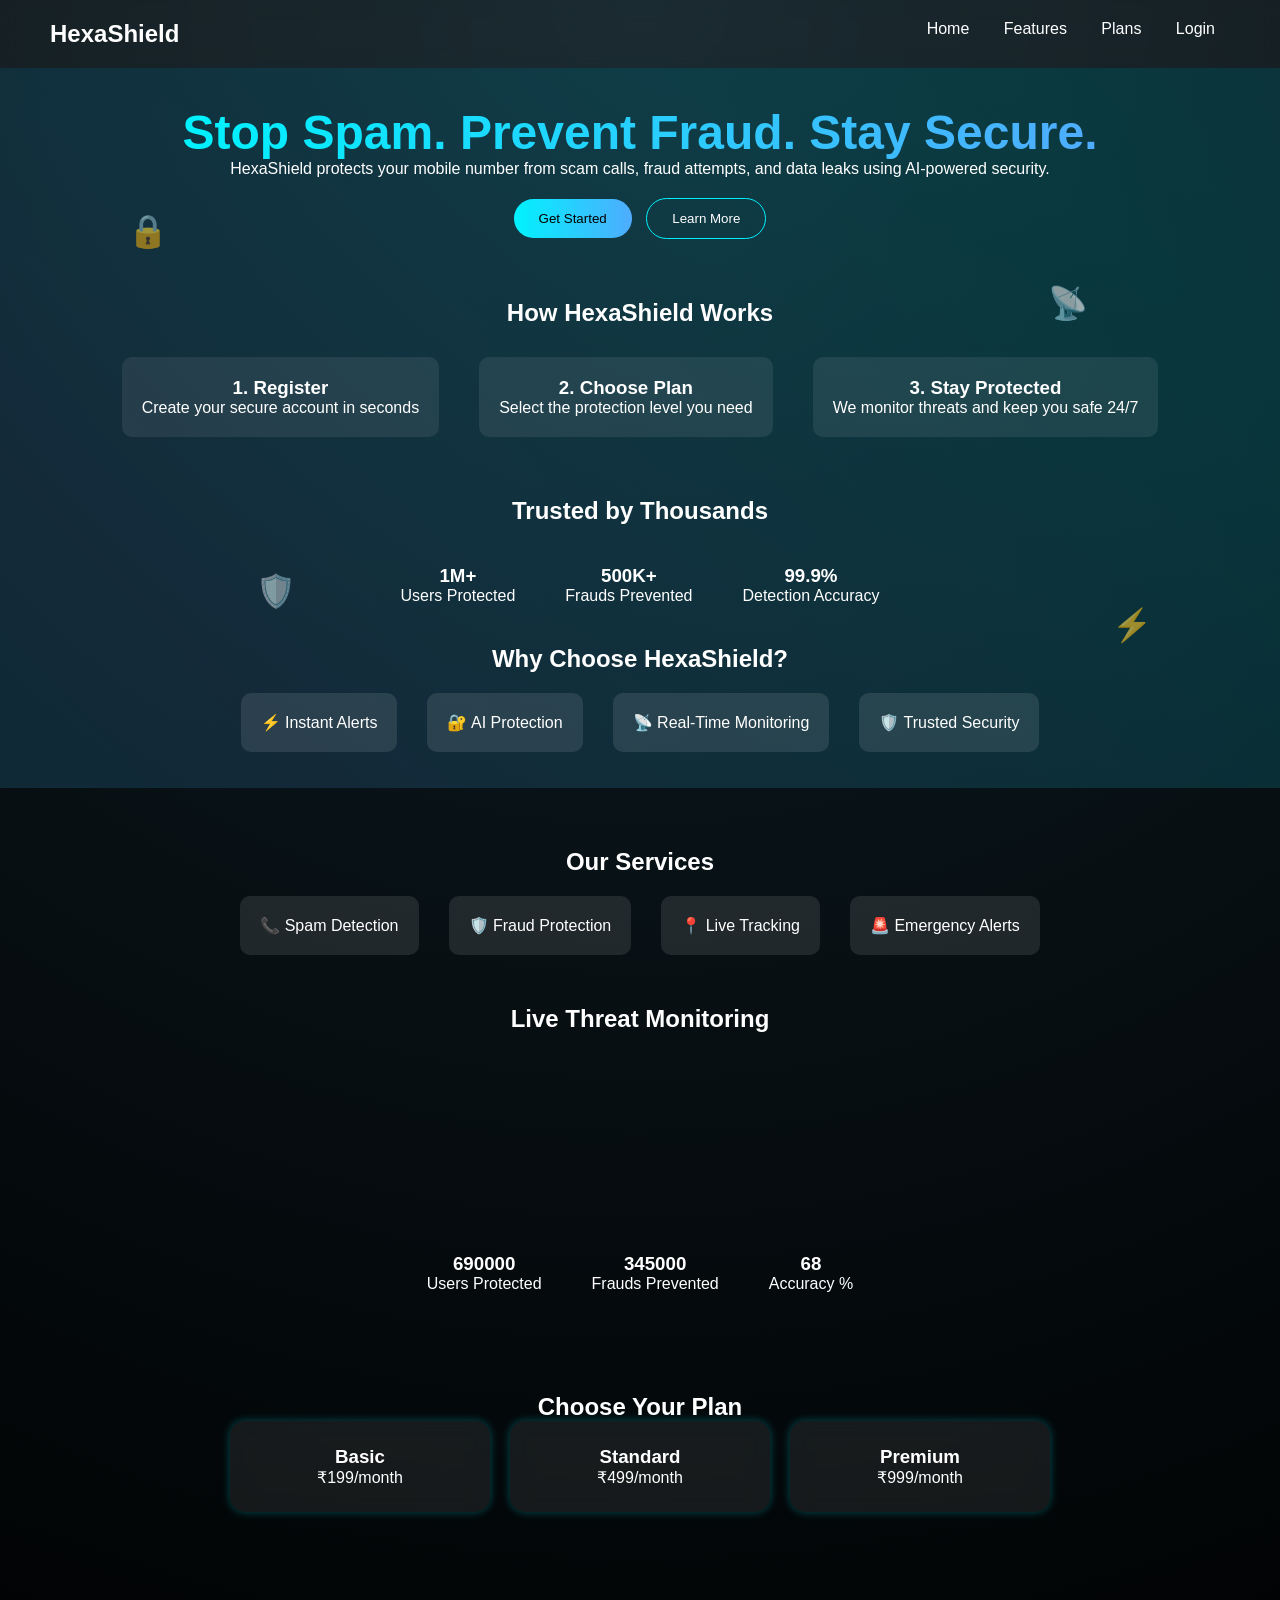
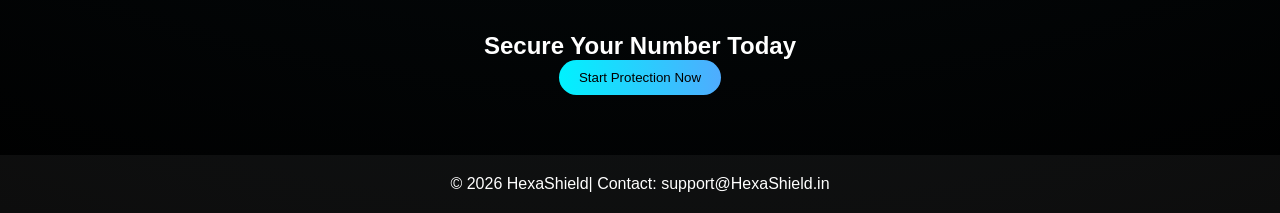
<file: index.html>
<!DOCTYPE html>
<html lang="en">
<head>
  <meta charset="UTF-8">
  <title>INSA</title>
  <link rel="stylesheet" href="styles.css">
</head>
<body>
  
<div id="loader">
  <h1>HexaShield Initializing...</h1>
</div>

<header class="navbar">
  <h2>HexaShield</h2>
  <nav>
    <a href="#">Home</a>
    <a href="#features">Features</a>
    <a href="#plans">Plans</a>
    <a href="login.html">Login</a>
  </nav>
</header>

<section class="hero">

  <div class="hero-content">
    <h1 class="glow-text">Stop Spam. Prevent Fraud. Stay Secure.</h1>

<p>
HexaShield protects your mobile number from scam calls, fraud attempts, and data leaks using AI-powered security.
</p>

    <div class="hero-buttons">
      <button onclick="startNow()" class="primary-btn">Get Started</button>
      <button onclick="scrollToFeatures()" class="secondary-btn">Learn More</button>
    </div>
  </div>
  <section class="how">
  <h2>How HexaShield Works</h2>

  <div class="steps">
    <div>
      <h3>1. Register</h3>
      <p>Create your secure account in seconds</p>
    </div>

    <div>
      <h3>2. Choose Plan</h3>
      <p>Select the protection level you need</p>
    </div>

    <div>
      <h3>3. Stay Protected</h3>
      <p>We monitor threats and keep you safe 24/7</p>
    </div>
  </div>
</section>
<section class="trust">
  <h2>Trusted by Thousands</h2>

  <div class="stats">
    <div><h3>1M+</h3><p>Users Protected</p></div>
    <div><h3>500K+</h3><p>Frauds Prevented</p></div>
    <div><h3>99.9%</h3><p>Detection Accuracy</p></div>
  </div>
  <section class="why">
  <h2>Why Choose HexaShield?</h2>

  <div class="feature-box">
    <div>⚡ Instant Alerts</div>
    <div>🔐 AI Protection</div>
    <div>📡 Real-Time Monitoring</div>
    <div>🛡️ Trusted Security</div>
  </div>
</section>
</section>

  <!-- Floating Elements -->
  <div class="floating-icons">
    <span>🔒</span>
    <span>🛡️</span>
    <span>📡</span>
    <span>⚡</span>
  </div>

</section>

<!-- FEATURES -->
<section id="features" class="features">
  <h2>Our Services</h2>

  <div class="feature-box">
  <div onclick="showService('spam')">📞 Spam Detection</div>
  <div onclick="showService('fraud')">🛡️ Fraud Protection</div>
  <div onclick="showService('tracking')">📍 Live Tracking</div>
  <div onclick="showService('alert')">🚨 Emergency Alerts</div>
</div>



<section class="threat">
  <h2>Live Threat Monitoring</h2>
  <div id="threatBox"></div>
</section>

<!-- Add this below -->
<div id="serviceInfo" class="service-info"></div>
</section>

<!-- STATS -->
<div class="stats">
  <div><h3 class="counter" data-target="1000000">0</h3><p>Users Protected</p></div>
  <div><h3 class="counter" data-target="500000">0</h3><p>Frauds Prevented</p></div>
  <div><h3 class="counter" data-target="99">0</h3><p>Accuracy %</p></div>
</div>


<!-- PLANS -->
<section id="plans">
  <h2>Choose Your Plan</h2>

  <div class="plans">
    <div class="plan-card" onclick="selectPlan(this,'Basic')">
      <h3>Basic</h3>
      <p>₹199/month</p>
    </div>

    <div class="plan-card" onclick="selectPlan(this,'Standard')">
      <h3>Standard</h3>
      <p>₹499/month</p>
    </div>

    <div class="plan-card" onclick="selectPlan(this,'Premium')">
      <h3>Premium</h3>
      <p>₹999/month</p>
    </div>
  </div>
</section>

<!-- CTA -->
<section class="cta">
  <h2>Secure Your Number Today</h2>
  <button onclick="startNow()">Start Protection Now</button>
</section>

<footer>
  <p>© 2026 HexaShield| Contact: support@HexaShield.in</p>
</footer>

<script src="script.js"></script>
</body>
</html>
</file>
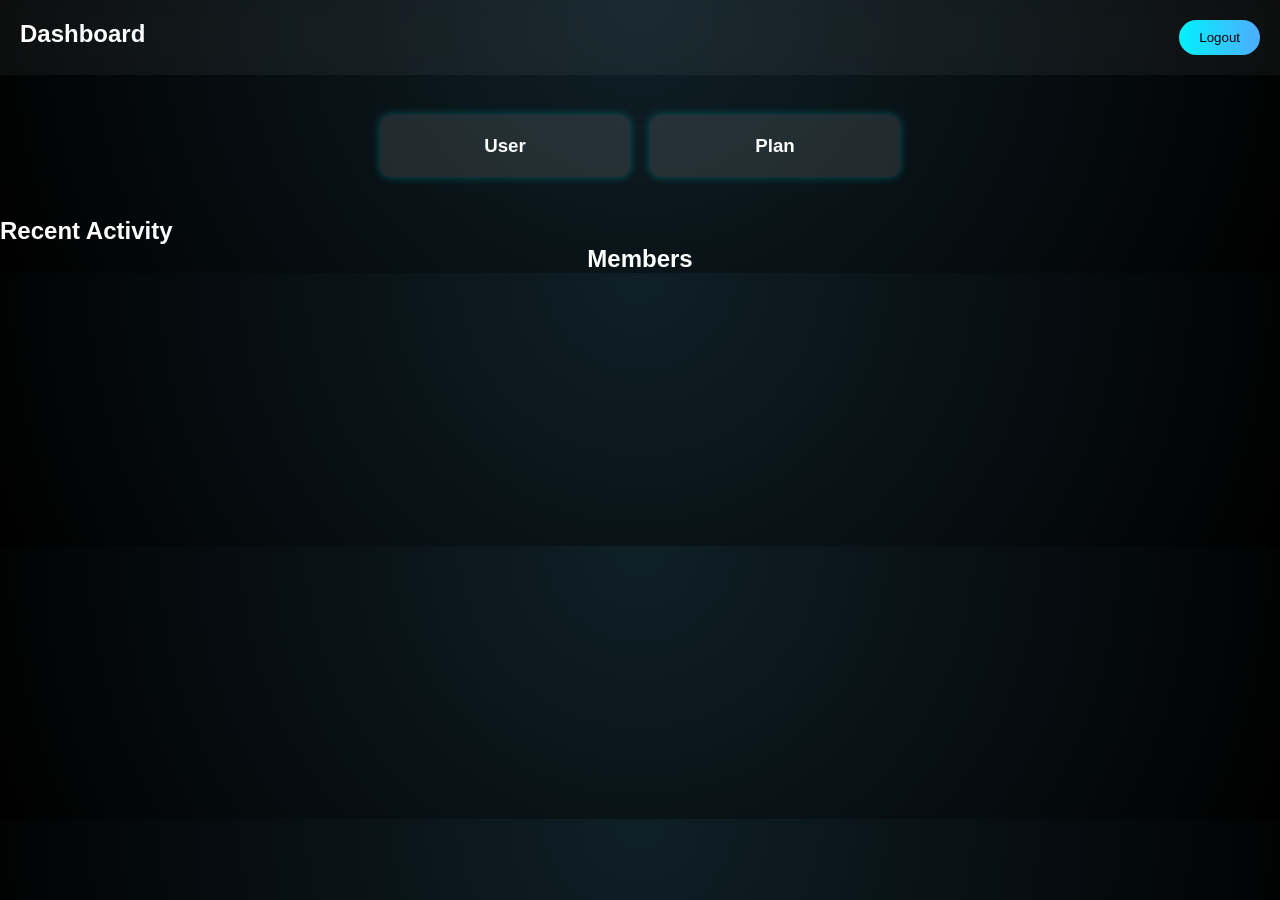
<file: dashboard.html>
<!DOCTYPE html>
<html>
<head>
  <title>Dashboard</title>
  <link rel="stylesheet" href="styles.css">
</head>
<body onload="loadDashboard()">

<header>
  <h2>Dashboard</h2>
  <button onclick="logout()">Logout</button>
</header>

<div class="dashboard">
  <div class="card">
    <h3>User</h3>
    <p id="userName"></p>
  </div>

  <div class="card">
    <h3>Plan</h3>
    <p id="userPlan"></p>
  </div>
</div>
<section class="activity">
  <h2>Recent Activity</h2>
  <div id="activityLog"></div>
</section>

<h2 style="text-align:center">Members</h2>
<div id="members"></div>


<script src="script.js"></script>
</body>
</html>
</file>
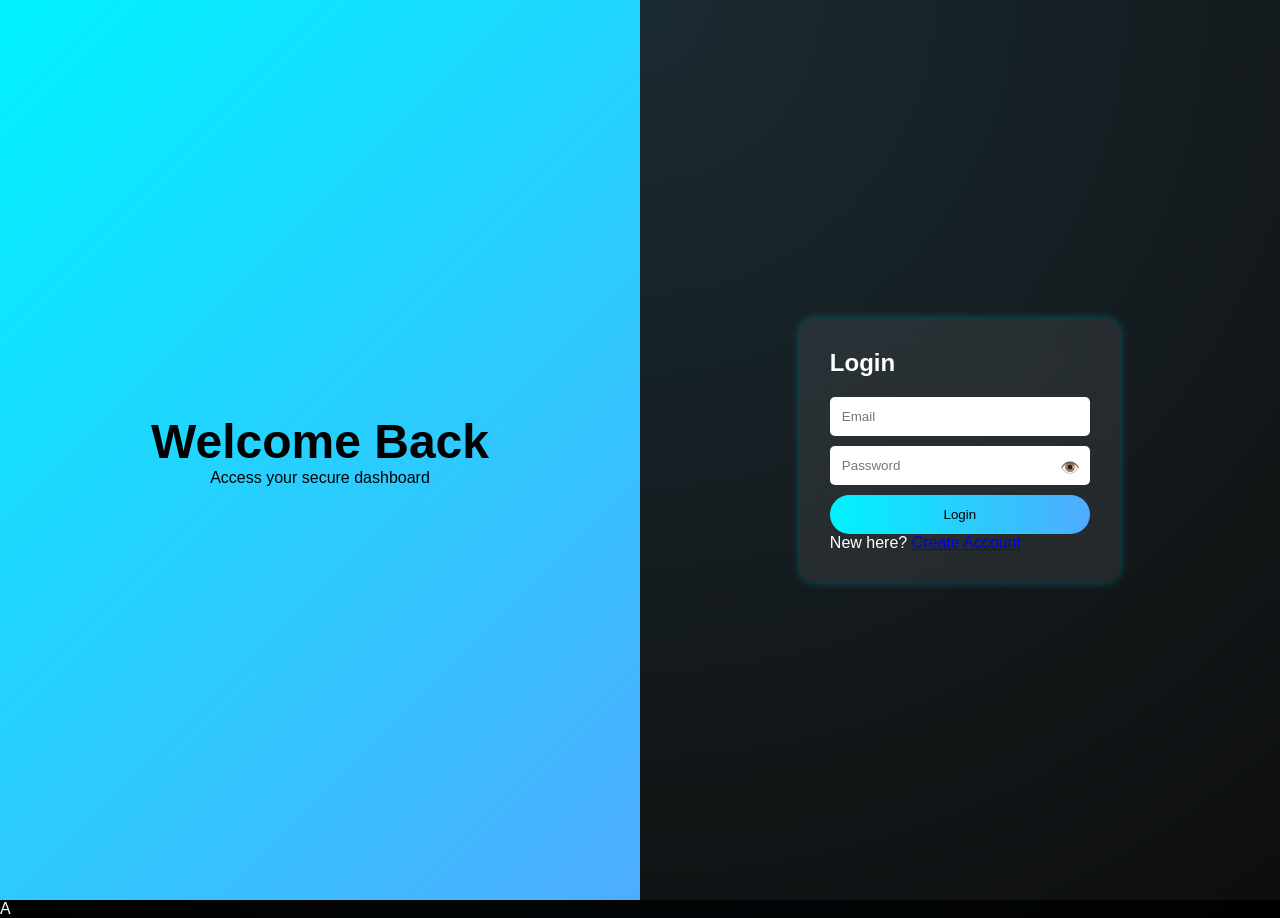
<file: login.html>
<!DOCTYPE html>
<html lang="en">
<head>
  <meta charset="UTF-8">
  <title>Login - INSA</title>
  <link rel="stylesheet" href="styles.css">
</head>
<body>

<div class="auth-wrapper">

  <div class="auth-left">
    <h1>Welcome Back</h1>
    <p>Access your secure dashboard</p>
  </div>

  <div class="auth-right">
    <form class="auth-form" onsubmit="login(event)">
      <h2>Login</h2>

      <input type="email" id="loginEmail" placeholder="Email" required>

      <div class="password-box">
        <input type="password" id="loginPassword" placeholder="Password" required>
        <span onclick="togglePassword('loginPassword')">👁️</span>
      </div>

      <button>Login</button>

      <p>New here? <a href="register.html">Create Account</a></p>
    </form>
  </div>

</div>

<script src="script.js">
</script>
</body>
</html>A
</file>
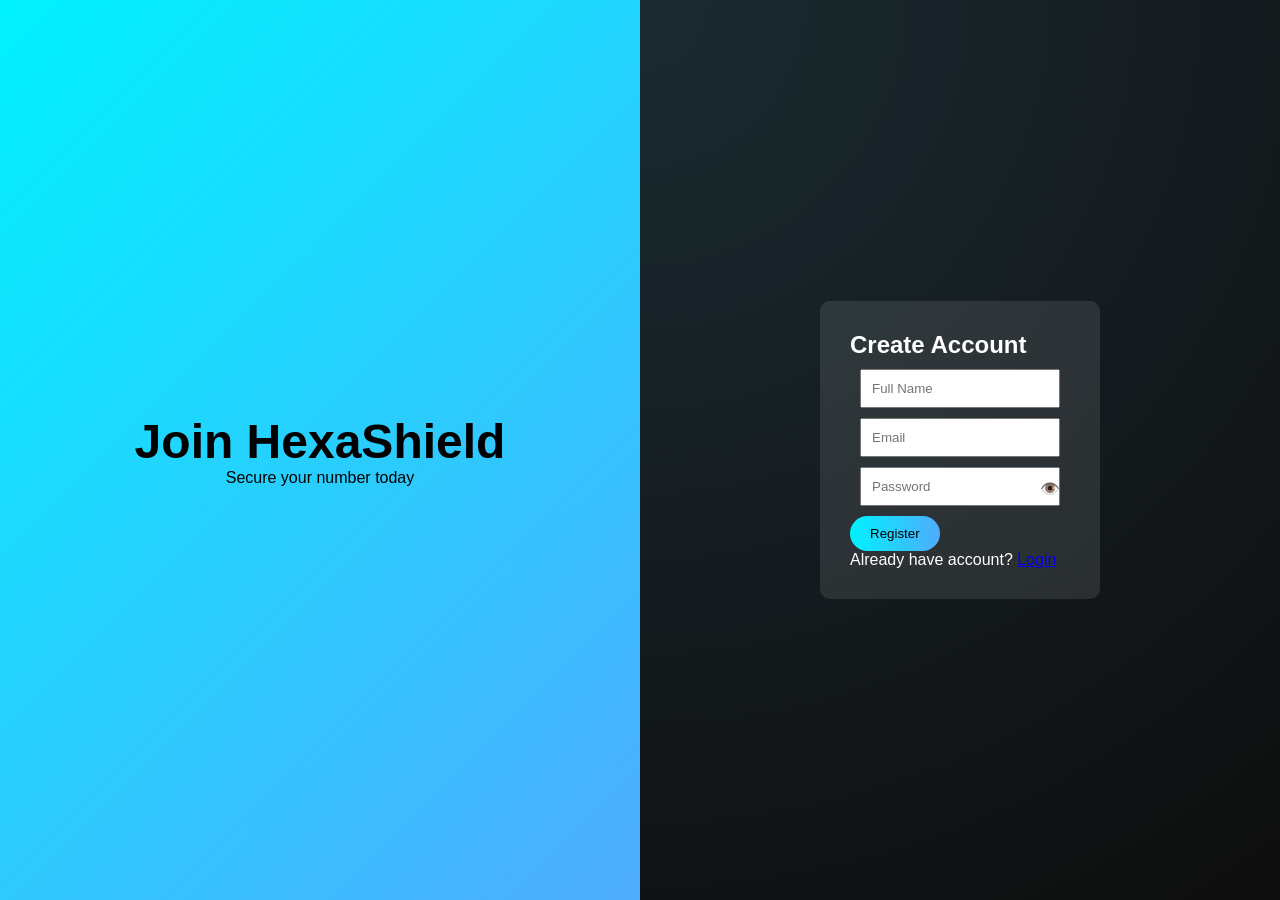
<file: register.html>
<!DOCTYPE html>
<html lang="en">
<head>
  <meta charset="UTF-8">
  <title>Register - INSA</title>
  <link rel="stylesheet" href="styles.css">
</head>
<body>

<div class="auth-wrapper">

  <div class="auth-left">
    <h1>Join HexaShield</h1>
    <p>Secure your number today</p>
    <p id="selectedPlanText"></p>
  </div>

  <div class="auth-right">
    <form onsubmit="register(event)">
      <h2>Create Account</h2>

      <input type="text" id="name" placeholder="Full Name" required>
      <input type="email" id="email" placeholder="Email" required>

      <div class="password-box">
        <input type="password" id="password" placeholder="Password" required>
        <span onclick="togglePassword('password')">👁️</span>
      </div>

      <button>Register</button>
      

      <p>Already have account? <a href="login.html">Login</a></p>
    </form>
  </div>

</div>

<script src="script.js"></script>
</body>
</html>
</file>
<file: styles.css>
* {
  margin:0;
  padding:0;
  box-sizing:border-box;
  font-family:'Poppins',sans-serif;
}

body {
  background: linear-gradient(135deg,#0f2027,#203a43,#2c5364);
  color:white;
  overflow-x:hidden;
}

/* HEADER */
header {
  display:flex;
  justify-content:space-between;
  padding:20px 40px;
  background:rgba(255,255,255,0.05);
  backdrop-filter:blur(10px);
}
/* NAVBAR */
.navbar {
  display:flex;
  justify-content:space-between;
  padding:20px 50px;
  backdrop-filter:blur(10px);
  background:rgba(255,255,255,0.05);
}

.logo {
  font-weight:bold;
  letter-spacing:2px;
}

nav a {
  margin:0 15px;
  text-decoration:none;
  color:white;
  position:relative;
}

nav a::after {
  content:'';
  width:0%;
  height:2px;
  background:#00f2fe;
  position:absolute;
  bottom:-5px;
  left:0;
  transition:0.3s;
}

nav a:hover::after {
  width:100%;
}

nav a:hover::after {
  width:100%;
}

/* HERO UPGRADE */
.hero {
  height: 100vh;
  display: flex;
  justify-content: center;
  align-items: center;
  text-align: center;
  position: relative;
  overflow: hidden;
}

/* Animated Background Gradient */
.hero::before {
  content: "";
  position: absolute;
  width: 200%;
  height: 200%;
  background: linear-gradient(45deg,#00f2fe,#4facfe,#00f2fe,#4facfe);
  animation: gradientMove 8s infinite linear;
  z-index: -1;
  opacity: 0.15;
}

@keyframes gradientMove {
  0% { transform: translate(0,0); }
  50% { transform: translate(-25%,-25%); }
  100% { transform: translate(0,0); }
}

/* TEXT GLOW */
.glow-text {
  font-size: 3rem;
  background: linear-gradient(90deg,#00f2fe,#4facfe);
  -webkit-background-clip: text;
  -webkit-text-fill-color: transparent;
  animation: glow 2s infinite alternate;
}

@keyframes glow {
  from { text-shadow: 0 0 10px #00f2fe; }
  to { text-shadow: 0 0 25px #4facfe; }
}

/* BUTTONS */
.hero-buttons {
  margin-top: 20px;
}

.primary-btn {
  padding: 12px 25px;
  border: none;
  border-radius: 30px;
  background: linear-gradient(90deg,#00f2fe,#4facfe);
  cursor: pointer;
  margin-right: 10px;
  transition: 0.3s;
}

.primary-btn:hover {
  transform: scale(1.1);
  box-shadow: 0 0 20px #00f2fe;
}

.secondary-btn {
  padding: 12px 25px;
  border-radius: 30px;
  border: 1px solid #00f2fe;
  background: transparent;
  color: white;
  cursor: pointer;
}

/* FLOATING ICONS */
.floating-icons span {
  position: absolute;
  font-size: 2rem;
  opacity: 0.6;
  animation: float 6s infinite ease-in-out;
}

.floating-icons span:nth-child(1) { top: 20%; left: 10%; }
.floating-icons span:nth-child(2) { top: 70%; left: 20%; }
.floating-icons span:nth-child(3) { top: 30%; right: 15%; }
.floating-icons span:nth-child(4) { bottom: 20%; right: 10%; }

@keyframes float {
  0% { transform: translateY(0); }
  50% { transform: translateY(-20px); }
  100% { transform: translateY(0); }
}

.hero button:hover {
  transform:scale(1.1);
  box-shadow:0 0 20px #00f2fe;
}


.hero button:hover {
  transform:scale(1.1);
  box-shadow:0 0 20px #00f2fe;
}


button {
  padding:10px 20px;
  background:linear-gradient(90deg,#00f2fe,#4facfe);
  border:none;
  border-radius:20px;
  cursor:pointer;
  transition:0.3s;
}

button:hover {
  transform:scale(1.1);
}

#plans {
  padding:60px;
  text-align:center;
}

.plans {
  display:flex;
  justify-content:center;
  gap:30px;
  flex-wrap:wrap;
}

.plan-card {
  width:260px;
  padding:25px;
  border-radius:15px;
  background:rgba(255,255,255,0.08);
  backdrop-filter:blur(10px);
  transition:0.4s;
  cursor:pointer;
}

.plan-card:hover {
  transform:translateY(-10px) scale(1.05);
  box-shadow:0 0 25px #00f2fe;
}

.plan-card.active {
  border:2px solid #00f2fe;
  transform:scale(1.1);
}

.plan-card ul {
  margin-top:10px;
  list-style:none;
}

.plan-card li {
  margin:5px 0;
}

/* AUTH */
.auth-container {
  height:100vh;
  display:flex;
  justify-content:center;
  align-items:center;
}

.auth-box {
  background:rgba(255,255,255,0.08);
  padding:30px;
  border-radius:15px;
  width:300px;
  backdrop-filter:blur(10px);
  animation:slideUp 1s ease;
}

.auth-box input {
  width:100%;
  margin:10px 0;
  padding:10px;
  border:none;
  border-radius:5px;
}

/* DASHBOARD */
.dashboard {
  display:flex;
  justify-content:center;
  gap:20px;
  padding:40px;
  flex-wrap:wrap;
}

.card {
  background:rgba(255,255,255,0.08);
  padding:20px;
  border-radius:15px;
  width:250px;
  text-align:center;
  transition:0.3s;
}

.card:hover {
  transform:scale(1.05);
  box-shadow:0 0 15px #00f2fe;
}

.secure {
  color:#00ffae;
  font-weight:bold;
}

/* MEMBERS */
.members {
  display:flex;
  flex-wrap:wrap;
  justify-content:center;
  gap:10px;
}

.members div {
  background:rgba(0,242,254,0.2);
  padding:10px;
  border-radius:5px;
}

/* ANIMATIONS */
@keyframes fadeIn {
  from {opacity:0;}
  to {opacity:1;}
}

@keyframes slideUp {
  from {transform:translateY(50px); opacity:0;}
  to {transform:translateY(0); opacity:1;}
}
body {
  margin:0;
  font-family:sans-serif;
  background: linear-gradient(135deg,#141e30,#243b55);
  color:white;
}

/* HEADER */
header {
  display:flex;
  justify-content:space-between;
  padding:20px;
  background:rgba(255,255,255,0.05);
}

/* HERO */
.hero {
  height:80vh;
  display:flex;
  flex-direction:column;
  justify-content:center;
  align-items:center;
  animation:fade 2s;
}

/* PLANS */
.plans {
  display:flex;
  justify-content:center;
  gap:20px;
}

.plan {
  padding:20px;
  background:rgba(255,255,255,0.1);
  border-radius:10px;
  cursor:pointer;
  transition:0.3s;
}

.plan:hover {
  transform:scale(1.1);
  box-shadow:0 0 20px cyan;
}

/* AUTH */
.auth {
  height:100vh;
  display:flex;
  justify-content:center;
  align-items:center;
}

form {
  background:rgba(255,255,255,0.1);
  padding:30px;
  border-radius:10px;
}

input {
  display:block;
  margin:10px;
  padding:10px;
  width:200px;
}

/* DASHBOARD */
.dashboard {
  display:flex;
  justify-content:center;
  gap:20px;
}

.card {
  background:rgba(255,255,255,0.1);
  padding:20px;
  border-radius:10px;
}

@keyframes fade {
  from {opacity:0;}
  to {opacity:1;}
}
.toast {
  position:fixed;
  bottom:20px;
  right:20px;
  background:#00f2fe;
  color:black;
  padding:10px 20px;
  border-radius:5px;
  opacity:0;
  transition:0.5s;
}
/* AUTH WRAPPER */
.auth-wrapper {
  display: flex;
  height: 100vh;
}

/* LEFT SIDE */
.auth-left {
  flex: 1;
  background: linear-gradient(135deg,#00f2fe,#4facfe);
  display: flex;
  flex-direction: column;
  justify-content: center;
  align-items: center;
  color: black;
  animation: slideLeft 1s ease;
}

.auth-left h1 {
  font-size: 3rem;
}

/* RIGHT SIDE */
.auth-right {
  flex: 1;
  display: flex;
  justify-content: center;
  align-items: center;
  background: rgba(255,255,255,0.05);
}

/* FORM */
.auth-form {
  background: rgba(255,255,255,0.08);
  padding: 30px;
  border-radius: 15px;
  backdrop-filter: blur(15px);
  width: 320px;
  animation: slideUp 1s ease;
}

.auth-form h2 {
  margin-bottom: 20px;
}

.auth-form input {
  width: 100%;
  padding: 12px;
  margin: 10px 0;
  border: none;
  border-radius: 5px;
}

.auth-form button {
  width: 100%;
  padding: 12px;
  border: none;
  border-radius: 25px;
  background: linear-gradient(90deg,#00f2fe,#4facfe);
  cursor: pointer;
  transition: 0.3s;
}

.auth-form button:hover {
  transform: scale(1.05);
  box-shadow: 0 0 15px #00f2fe;
}

/* PASSWORD ICON */
.password-box {
  position: relative;
}

.password-box span {
  position: absolute;
  right: 10px;
  top: 12px;
  cursor: pointer;
}

/* ANIMATIONS */
@keyframes slideLeft {
  from {transform: translateX(-100%);}
  to {transform: translateX(0);}
}

@keyframes slideUp {
  from {transform: translateY(50px); opacity:0;}
  to {transform: translateY(0); opacity:1;}
}
.features {
  text-align:center;
  padding:60px;
}

.feature-box {
  display:flex;
  justify-content:center;
  gap:30px;
  flex-wrap:wrap;
  margin-top:20px;
}

.feature-box div {
  background:rgba(255,255,255,0.1);
  padding:20px;
  border-radius:10px;
}

.stats {
  display:flex;
  justify-content:center;
  gap:50px;
  padding:40px;
  text-align:center;
}

.cta {
  text-align:center;
  padding:60px;
}
.service-info {
  margin-top: 20px;
  padding: 15px;
  text-align: center;
  background: rgba(0,242,254,0.2);
  border-radius: 10px;
  opacity: 0;
  transition: 0.5s;
}
.feature-box div {
  cursor: pointer;
  transition: 0.3s;
}

.feature-box div:hover {
  transform: scale(1.1);
  box-shadow: 0 0 15px #00f2fe;
}
footer {
  text-align:center;
  padding:20px;
  background:rgba(255,255,255,0.05);
}
.how {
  text-align:center;
  padding:60px;
}

.steps {
  display:flex;
  justify-content:center;
  gap:40px;
  margin-top:30px;
}

.steps div {
  background:rgba(255,255,255,0.08);
  padding:20px;
  border-radius:10px;
}
#loader {
  position:fixed;
  width:100%;
  height:100%;
  background:#0f2027;
  display:flex;
  justify-content:center;
  align-items:center;
  z-index:9999;
  animation: fadeOut 2s forwards 2s;
}

#loader h1 {
  color:#00f2fe;
  animation: pulse 1s infinite;
}

@keyframes pulse {
  0%{opacity:0.5;}
  50%{opacity:1;}
  100%{opacity:0.5;}
}

@keyframes fadeOut {
  to {opacity:0; visibility:hidden;}
}
.threat {
  text-align:center;
  padding:50px;
}

#threatBox {
  margin-top:20px;
  font-family:monospace;
  color:#00ffae;
}
body {
  background: radial-gradient(circle at top, #0f2027, #000000);
}

.card, .plan-card, .auth-form {
  box-shadow: 0 0 10px rgba(0,242,254,0.3);
}

.card:hover {
  box-shadow: 0 0 25px #00f2fe;
}
</file>
